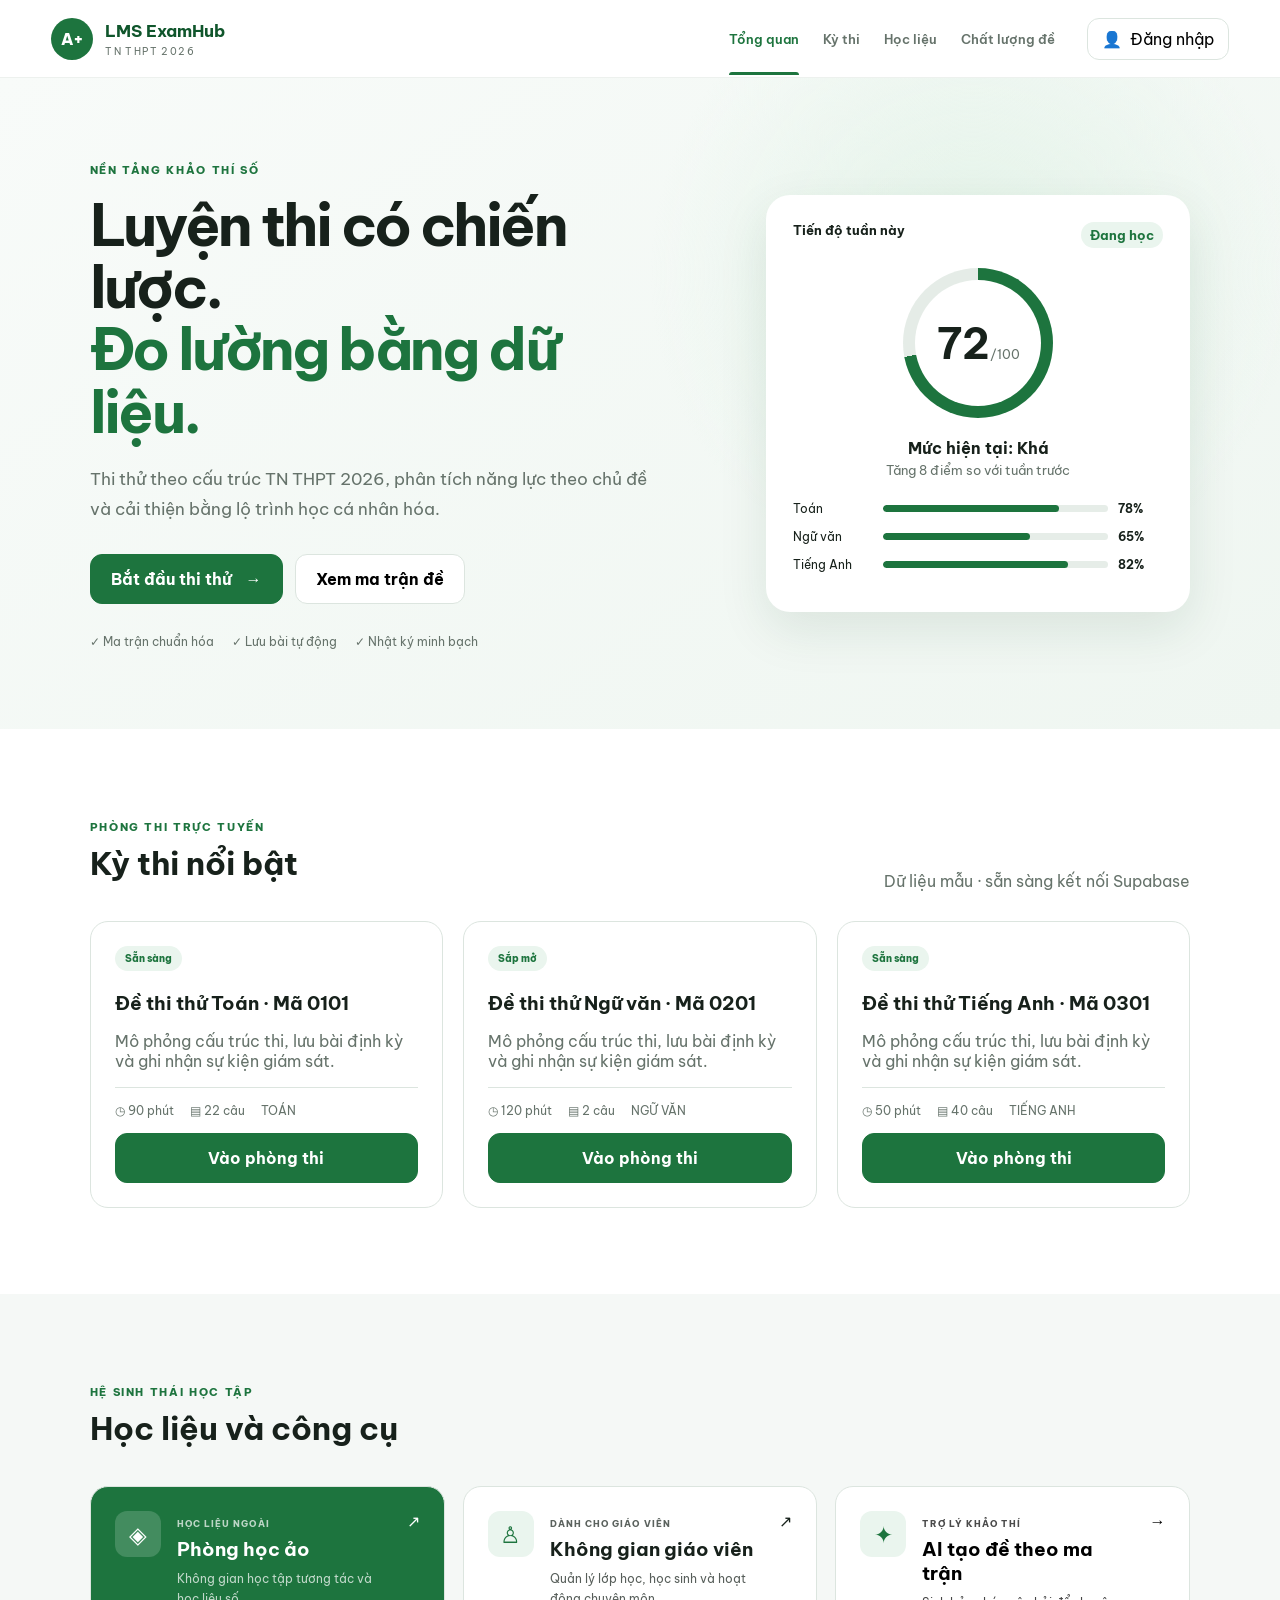
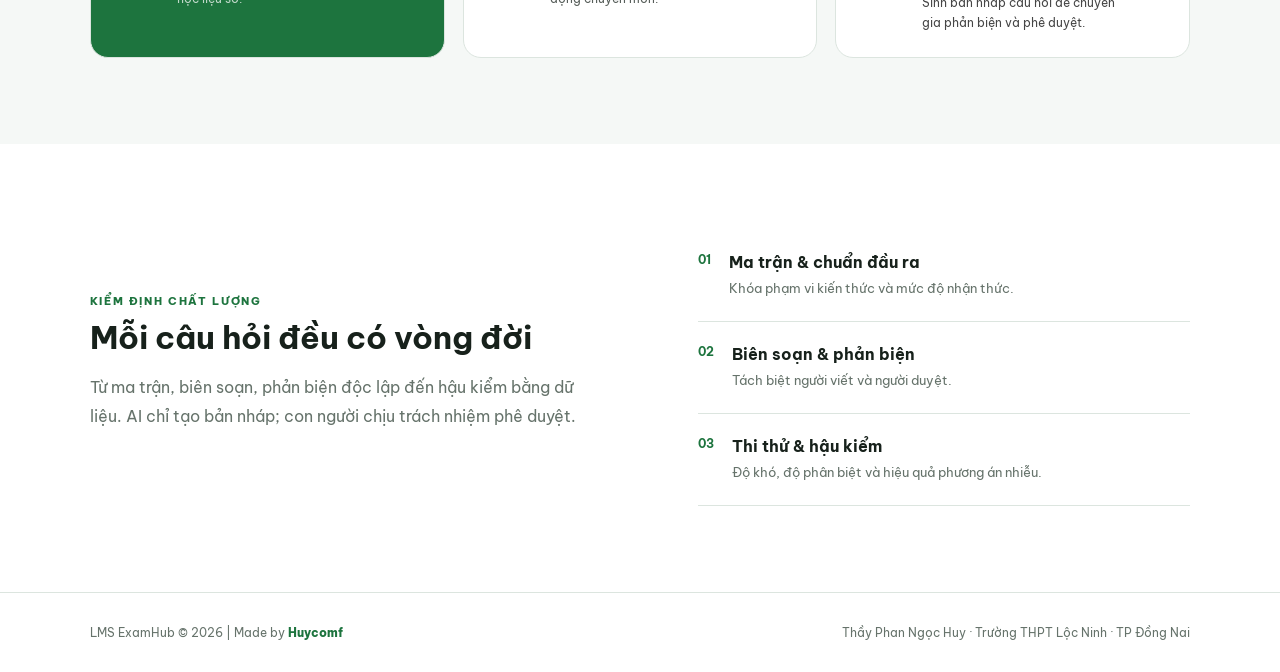
<file: index.html>
<!doctype html>
<html lang="vi">
<head>
  <meta charset="utf-8">
  <meta name="viewport" content="width=device-width,initial-scale=1">
  <meta name="theme-color" content="#176b3a">
  <meta name="description" content="LMS ExamHub - Hệ thống thi thử TN THPT 2026">
  <title>LMS ExamHub | Thi thử TN THPT 2026</title>
  <link rel="preconnect" href="https://fonts.googleapis.com">
  <link rel="preconnect" href="https://fonts.gstatic.com" crossorigin>
  <link href="https://fonts.googleapis.com/css2?family=Be+Vietnam+Pro:wght@400;500;600;700;800&display=swap" rel="stylesheet">
  <link rel="stylesheet" href="styles.css">
  <link rel="stylesheet" href="fixes.css">
  <link rel="stylesheet" href="account.css">
</head>
<body>
  <header class="topbar">
    <a class="brand" href="#overview" aria-label="LMS ExamHub">
      <span class="brand-mark">A+</span>
      <span><strong>LMS ExamHub</strong><small>TN THPT 2026</small></span>
    </a>
    <button class="mobile-menu" id="mobile-menu" aria-label="Mở trình đơn">☰</button>
    <nav id="top-nav" aria-label="Điều hướng chính">
      <a href="#overview" class="active">Tổng quan</a>
      <a href="#exams">Kỳ thi</a>
      <a href="#resources">Học liệu</a>
      <a href="#quality">Chất lượng đề</a>
      <a href="admin.html" id="admin-link" hidden>Quản trị</a>
    </nav>
    <button class="profile-chip" id="auth-button"><span>👤</span><span id="auth-label">Đăng nhập</span></button>
  </header>

  <main>
    <section class="hero" id="overview">
      <div class="hero-copy">
        <span class="eyebrow">NỀN TẢNG KHẢO THÍ SỐ</span>
        <h1>Luyện thi có chiến lược.<br><em>Đo lường bằng dữ liệu.</em></h1>
        <p>Thi thử theo cấu trúc TN THPT 2026, phân tích năng lực theo chủ đề và cải thiện bằng lộ trình học cá nhân hóa.</p>
        <div class="hero-actions">
          <a class="button primary" href="#exams">Bắt đầu thi thử <span>→</span></a>
          <button class="button secondary" data-open-modal="blueprint-modal">Xem ma trận đề</button>
        </div>
        <div class="trust-row"><span>✓ Ma trận chuẩn hóa</span><span>✓ Lưu bài tự động</span><span>✓ Nhật ký minh bạch</span></div>
      </div>
      <div class="hero-panel">
        <div class="panel-head"><span>Tiến độ tuần này</span><span class="live-dot">Đang học</span></div>
        <div class="score-ring"><div><strong>72</strong><small>/100</small></div></div>
        <p class="center"><strong>Mức hiện tại: Khá</strong><br><small>Tăng 8 điểm so với tuần trước</small></p>
        <div class="mini-bars">
          <div><span>Toán</span><i><b style="width:78%"></b></i><strong>78%</strong></div>
          <div><span>Ngữ văn</span><i><b style="width:65%"></b></i><strong>65%</strong></div>
          <div><span>Tiếng Anh</span><i><b style="width:82%"></b></i><strong>82%</strong></div>
        </div>
      </div>
    </section>

    <section class="section" id="exams">
      <div class="section-title"><div><span class="eyebrow">PHÒNG THI TRỰC TUYẾN</span><h2>Kỳ thi nổi bật</h2></div><span class="muted">Dữ liệu mẫu · sẵn sàng kết nối Supabase</span></div>
      <div class="exam-grid" id="exam-grid"></div>
    </section>

    <section class="section soft" id="resources">
      <div class="section-title"><div><span class="eyebrow">HỆ SINH THÁI HỌC TẬP</span><h2>Học liệu và công cụ</h2></div></div>
      <div class="resource-grid">
        <a class="resource-card featured" href="https://huycomf2020.github.io/phong_hoc_ao/index.html" target="_blank" rel="noopener">
          <span class="icon">◈</span><div><small>HỌC LIỆU NGOÀI</small><h3>Phòng học ảo</h3><p>Không gian học tập tương tác và học liệu số.</p></div><span class="arrow">↗</span>
        </a>
        <a class="resource-card" href="https://huycomf2020.github.io/giao_vien/index.html" target="_blank" rel="noopener">
          <span class="icon">♙</span><div><small>DÀNH CHO GIÁO VIÊN</small><h3>Không gian giáo viên</h3><p>Quản lý lớp học, học sinh và hoạt động chuyên môn.</p></div><span class="arrow">↗</span>
        </a>
        <button class="resource-card" data-open-modal="ai-modal">
          <span class="icon">✦</span><div><small>TRỢ LÝ KHẢO THÍ</small><h3>AI tạo đề theo ma trận</h3><p>Sinh bản nháp câu hỏi để chuyên gia phản biện và phê duyệt.</p></div><span class="arrow">→</span>
        </button>
      </div>
    </section>

    <section class="section" id="quality">
      <div class="quality-layout">
        <div><span class="eyebrow">KIỂM ĐỊNH CHẤT LƯỢNG</span><h2>Mỗi câu hỏi đều có vòng đời</h2><p class="lead">Từ ma trận, biên soạn, phản biện độc lập đến hậu kiểm bằng dữ liệu. AI chỉ tạo bản nháp; con người chịu trách nhiệm phê duyệt.</p></div>
        <ol class="workflow">
          <li><b>01</b><span><strong>Ma trận & chuẩn đầu ra</strong><small>Khóa phạm vi kiến thức và mức độ nhận thức.</small></span></li>
          <li><b>02</b><span><strong>Biên soạn & phản biện</strong><small>Tách biệt người viết và người duyệt.</small></span></li>
          <li><b>03</b><span><strong>Thi thử & hậu kiểm</strong><small>Độ khó, độ phân biệt và hiệu quả phương án nhiễu.</small></span></li>
        </ol>
      </div>
    </section>
  </main>

  <footer><span>LMS ExamHub © 2026 | Made by <a href="https://zalo.me/0907218089">Huycomf</a></span><span>Thầy Phan Ngọc Huy · Trường THPT Lộc Ninh · TP Đồng Nai</span></footer>

  <dialog id="auth-modal"><form method="dialog" class="modal"><button type="button" class="modal-close" data-close-modal aria-label="Đóng">×</button><span class="eyebrow">TÀI KHOẢN</span><h2 id="auth-title">Đăng nhập hệ thống</h2><div id="login-fields"><label>Email<input id="email" type="email" placeholder="teacher@school.edu.vn" required autocomplete="username"></label><label>Mật khẩu<input id="password" type="password" minlength="6" required autocomplete="current-password"></label><button class="button primary full" id="login-button" type="button">Đăng nhập</button><button class="account-link" id="forgot-button" type="button">Quên mật khẩu?</button></div><div id="account-panel" hidden><p>Đã đăng nhập với tài khoản <strong id="account-name"></strong>.</p><a class="button secondary full" id="admin-button" href="admin.html" hidden>Mở trang quản trị</a><button class="button secondary full" id="open-password-button" type="button">Đổi mật khẩu</button><button class="button secondary full" id="logout-button" type="button">Đăng xuất</button></div><div id="password-panel" hidden><p class="password-help" id="password-help">Nhập mật khẩu hiện tại và mật khẩu mới.</p><label id="current-password-label">Mật khẩu hiện tại<input id="current-password" type="password" autocomplete="current-password"></label><label>Mật khẩu mới<input id="new-password" type="password" minlength="10" autocomplete="new-password"></label><label>Xác nhận mật khẩu mới<input id="confirm-password" type="password" minlength="10" autocomplete="new-password"></label><small class="password-rule">Tối thiểu 10 ký tự, có chữ hoa, chữ thường, số và ký tự đặc biệt.</small><button class="button primary full" id="change-password-button" type="button">Cập nhật mật khẩu</button><button class="account-link" id="cancel-password-button" type="button">Quay lại</button></div><div id="forgot-panel" hidden><p class="password-help">Nhập email tài khoản. Hệ thống sẽ gửi liên kết đặt lại mật khẩu nếu email hợp lệ.</p><label>Email<input id="recovery-email" type="email" autocomplete="email" required></label><button class="button primary full" id="send-recovery-button" type="button">Gửi liên kết khôi phục</button><button class="account-link" id="cancel-forgot-button" type="button">Quay lại đăng nhập</button></div><p class="form-message" id="auth-message"></p></form></dialog>
  <dialog id="blueprint-modal" class="wide-dialog"><form method="dialog" class="modal wide"><button type="button" class="modal-close" data-close-modal aria-label="Đóng">×</button><span class="eyebrow">BLUEPRINT 2026</span><h2>Ma trận đề thi thử</h2><div class="blueprint-table"><div><b>Nhận biết</b><span>20–30%</span></div><div><b>Thông hiểu</b><span>30–40%</span></div><div><b>Vận dụng</b><span>30–40%</span></div></div><p>Thông số cụ thể được quản trị theo từng môn và phiên bản quy chế; không cố định trong mã giao diện.</p></form></dialog>
  <dialog id="ai-modal" class="wide-dialog"><form method="dialog" class="modal wide"><button type="button" class="modal-close" data-close-modal aria-label="Đóng">×</button><span class="eyebrow">AI CÓ KIỂM SOÁT</span><h2>Tạo bản nháp đề từ ma trận</h2><p>Quy trình: chọn môn → chọn ma trận → AI sinh câu hỏi và giải thích → kiểm tra trùng lặp → chuyên gia phản biện → phê duyệt. Khóa AI phải nằm ở dịch vụ máy chủ, tuyệt đối không lưu trong mã GitHub Pages.</p><button class="button primary" value="cancel">Đã hiểu</button></form></dialog>
  <script src="config.js"></script>
  <script src="app.js?v=20260829-2"></script>
</body>
</html>
</file>
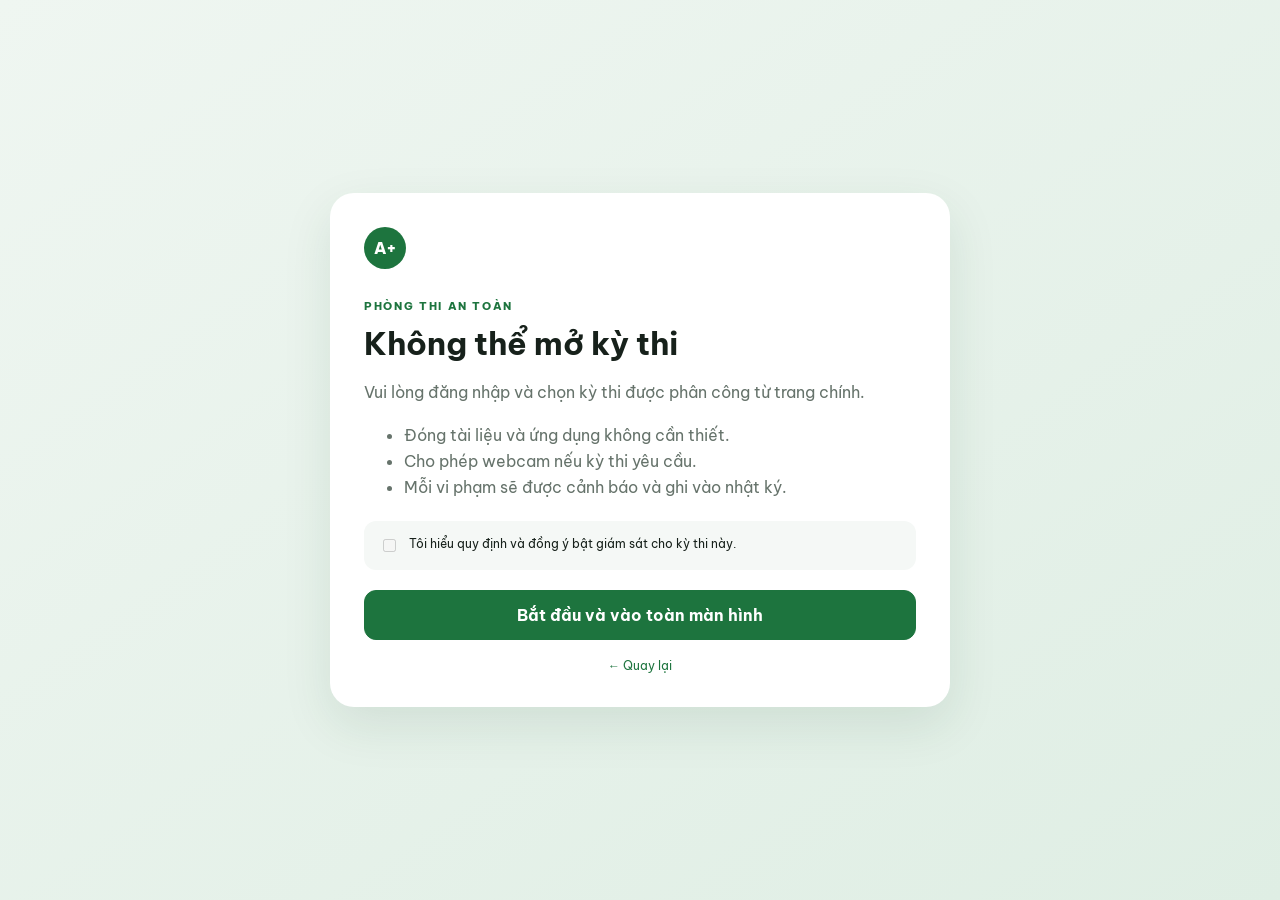
<file: exam.html>
<!doctype html><html lang="vi"><head><meta charset="utf-8"><meta name="viewport" content="width=device-width,initial-scale=1"><meta name="theme-color" content="#10562c"><title>Phòng thi an toàn | LMS ExamHub</title><link href="https://fonts.googleapis.com/css2?family=Be+Vietnam+Pro:wght@400;500;600;700;800&display=swap" rel="stylesheet"><link rel="stylesheet" href="styles.css"><link rel="stylesheet" href="fixes.css"><link rel="stylesheet" href="exam.css?v=20260826-4"></head><body class="exam-body">
<div class="exam-gate" id="exam-gate"><div class="gate-card"><span class="brand-mark">A+</span><span class="eyebrow">PHÒNG THI AN TOÀN</span><h1 id="gate-title">Đang tải kỳ thi…</h1><p id="gate-status">Hệ thống đang xác thực tài khoản và đề được phân công.</p><ul><li>Đóng tài liệu và ứng dụng không cần thiết.</li><li>Cho phép webcam nếu kỳ thi yêu cầu.</li><li>Mỗi vi phạm sẽ được cảnh báo và ghi vào nhật ký.</li></ul><label class="consent"><input id="consent" type="checkbox" disabled> Tôi hiểu quy định và đồng ý bật giám sát cho kỳ thi này.</label><button id="start-exam" class="button primary full" disabled>Bắt đầu và vào toàn màn hình</button><a class="back" href="index.html">← Quay lại</a></div></div>
<header class="exam-header"><div class="brand"><span class="brand-mark">A+</span><span><strong>LMS ExamHub</strong><small>PHÒNG THI</small></span></div><div class="exam-title"><strong id="exam-name">Đang tải kỳ thi…</strong><span id="connection">● Chờ đồng bộ</span></div><div class="timer" id="timer">00:00:00</div></header>
<main class="exam-layout"><aside><video id="camera" autoplay muted playsinline></video><div class="proctor-state"><i></i><span>Giám sát đang hoạt động</span></div><h3>Danh sách câu hỏi</h3><div class="question-map" id="question-map"></div><div class="violation-count">Cảnh báo: <strong id="violation-count">0</strong></div></aside><section class="paper"><div class="question-head"><span id="question-type">PHẦN I · TRẮC NGHIỆM</span><span id="question-index">Câu 0/0</span></div><section class="section-context" id="section-context"><h3 id="section-title"></h3><p id="section-instructions"></p><div id="section-stimulus"></div></section><h2 id="question-stem"></h2><div id="options" class="options"></div><div class="exam-actions"><button class="button secondary" id="prev">← Câu trước</button><button class="button primary" id="next">Câu tiếp →</button><button class="button submit" id="submit">Nộp bài</button></div></section></main>
<dialog id="warning-dialog"><div class="modal warning"><span class="warning-icon">!</span><h2>Phát hiện vi phạm</h2><p id="warning-message"></p><p>Sự kiện đã được ghi nhận vào nhật ký kỳ thi.</p><button class="button primary full" id="return-exam">Trở lại bài thi</button></div></dialog>
<dialog id="finish-dialog" class="result-dialog"><div class="modal result-modal"><span class="eyebrow">KẾT QUẢ BÀI THI</span><h2 id="result-title">Đã nộp và chấm bài</h2><div class="result-score"><strong id="result-score">—</strong><span id="result-total">/ 10 điểm</span></div><div class="result-stats"><div><b id="result-correct">0</b><span>Đúng</span></div><div><b id="result-incorrect">0</b><span>Sai</span></div><div><b id="result-unanswered">0</b><span>Chưa trả lời</span></div><div><b id="result-violations">0</b><span>Vi phạm</span></div></div><h3>Phân tích từng câu</h3><div class="result-map" id="result-map"></div><p class="result-note">Màu xanh: đúng · màu đỏ: sai · màu xám: chưa trả lời. Đáp án chi tiết chỉ do giáo viên công bố.</p><a class="button primary full" href="index.html">Về trang tổng quan</a></div></dialog>
<script src="config.js"></script><script src="exam.js?v=20260901-2"></script></body></html>
</file>
<file: styles.css>
:root{--green:#1d743e;--green-dark:#10562c;--mint:#eaf5ee;--ink:#17211b;--muted:#66736b;--line:#dce5df;--bg:#f5f8f6;--white:#fff;--warning:#b45309;--shadow:0 18px 50px rgba(17,65,35,.1)}
*{box-sizing:border-box}html{scroll-behavior:smooth}body{margin:0;font-family:"Be Vietnam Pro",sans-serif;color:var(--ink);background:var(--white)}button,input{font:inherit}a{color:inherit;text-decoration:none}.topbar{height:78px;display:flex;align-items:center;padding:0 max(4vw,24px);gap:32px;position:sticky;top:0;background:rgba(255,255,255,.94);backdrop-filter:blur(14px);z-index:20;border-bottom:1px solid #edf1ee}.brand{display:flex;align-items:center;gap:12px;margin-right:auto}.brand-mark{width:42px;height:42px;border-radius:50%;display:grid;place-items:center;background:var(--green);color:#fff;font-size:20px;font-weight:800}.brand strong,.brand small{display:block}.brand strong{color:var(--green-dark);font-size:17px}.brand small{font-size:10px;letter-spacing:.14em;color:var(--muted);margin-top:3px}.topbar nav{display:flex;gap:24px}.topbar nav a{font-size:13px;font-weight:600;color:var(--muted);padding:28px 0;position:relative}.topbar nav a.active,.topbar nav a:hover{color:var(--green)}.topbar nav a.active:after{content:"";position:absolute;left:0;right:0;bottom:0;height:3px;background:var(--green);border-radius:4px 4px 0 0}.profile-chip{border:1px solid var(--line);background:#fff;border-radius:12px;padding:10px 14px;display:flex;gap:8px;cursor:pointer}.mobile-menu{display:none;background:none;border:0;font-size:24px}.hero{min-height:620px;padding:80px max(7vw,28px);display:grid;grid-template-columns:1.15fr .85fr;gap:8vw;align-items:center;background:radial-gradient(circle at 76% 30%,#e3f3e8 0,transparent 30%),linear-gradient(145deg,#f8fbf9 0%,#eff6f1 100%)}.eyebrow{color:var(--green);font-weight:800;letter-spacing:.15em;font-size:11px}.hero h1{font-size:clamp(38px,4.5vw,66px);line-height:1.08;letter-spacing:-.045em;margin:16px 0 22px}.hero h1 em{font-style:normal;color:var(--green)}.hero-copy>p{font-size:17px;line-height:1.75;color:var(--muted);max-width:680px}.hero-actions{display:flex;gap:12px;margin:30px 0}.button{border:1px solid var(--line);border-radius:12px;padding:14px 20px;font-weight:700;cursor:pointer;background:#fff;display:inline-flex;justify-content:center;gap:14px}.button.primary{background:var(--green);color:#fff;border-color:var(--green)}.button.primary:hover{background:var(--green-dark)}.button.secondary:hover{border-color:var(--green);color:var(--green)}.full{width:100%}.trust-row{display:flex;flex-wrap:wrap;gap:18px;color:var(--muted);font-size:12px}.trust-row span:before{color:var(--green)}.hero-panel{background:#fff;border:1px solid rgba(255,255,255,.8);border-radius:24px;padding:26px;box-shadow:var(--shadow)}.panel-head{display:flex;justify-content:space-between;font-size:13px;font-weight:700}.live-dot{color:var(--green);background:var(--mint);padding:5px 9px;border-radius:20px}.score-ring{width:150px;height:150px;margin:20px auto;border-radius:50%;display:grid;place-items:center;background:conic-gradient(var(--green) 0 72%,#e5ece7 72%);position:relative}.score-ring:after{content:"";position:absolute;inset:12px;background:#fff;border-radius:50%}.score-ring div{z-index:1}.score-ring strong{font-size:42px}.score-ring small{color:var(--muted)}.center{text-align:center}.center small{color:var(--muted);line-height:2}.mini-bars>div{display:grid;grid-template-columns:80px 1fr 45px;align-items:center;gap:10px;font-size:12px;margin:13px 0}.mini-bars i{height:7px;background:#e6ede8;border-radius:8px;overflow:hidden}.mini-bars b{display:block;height:100%;background:var(--green);border-radius:8px}.section{padding:86px max(7vw,28px)}.section.soft{background:var(--bg)}.section-title{display:flex;justify-content:space-between;align-items:end;margin-bottom:30px}.section-title h2,.quality-layout h2{font-size:32px;margin:8px 0}.muted,.lead{color:var(--muted)}.exam-grid{display:grid;grid-template-columns:repeat(3,1fr);gap:20px}.exam-card{border:1px solid var(--line);border-radius:18px;padding:24px;background:#fff;transition:.25s}.exam-card:hover{transform:translateY(-4px);box-shadow:var(--shadow);border-color:#b9d5c2}.exam-card .tag{display:inline-block;background:var(--mint);color:var(--green);border-radius:30px;padding:6px 10px;font-size:10px;font-weight:800}.exam-card h3{margin:20px 0 8px}.exam-meta{display:flex;gap:16px;color:var(--muted);font-size:12px;padding:15px 0;border-top:1px solid var(--line)}.exam-card .button{width:100%}.resource-grid{display:grid;grid-template-columns:repeat(3,1fr);gap:18px}.resource-card{text-align:left;border:1px solid var(--line);background:#fff;border-radius:18px;padding:24px;display:grid;grid-template-columns:48px 1fr auto;gap:14px;align-items:start;cursor:pointer;transition:.2s}.resource-card:hover{border-color:var(--green);transform:translateY(-3px)}.resource-card.featured{background:var(--green);color:#fff}.resource-card .icon{width:46px;height:46px;border-radius:12px;background:var(--mint);color:var(--green);display:grid;place-items:center;font-size:23px}.resource-card.featured .icon{background:rgba(255,255,255,.17);color:#fff}.resource-card small{font-size:9px;letter-spacing:.12em;font-weight:800;opacity:.7}.resource-card h3{margin:6px 0 8px}.resource-card p{font-size:12px;line-height:1.65;margin:0;opacity:.72}.quality-layout{display:grid;grid-template-columns:1fr 1fr;gap:9vw;align-items:center}.lead{line-height:1.8}.workflow{list-style:none;margin:0;padding:0}.workflow li{display:flex;gap:18px;padding:22px 0;border-bottom:1px solid var(--line)}.workflow b{color:var(--green);font-size:12px}.workflow strong,.workflow small{display:block}.workflow small{color:var(--muted);margin-top:7px;line-height:1.5}footer{min-height:80px;border-top:1px solid var(--line);display:flex;justify-content:space-between;align-items:center;padding:0 max(7vw,28px);font-size:12px;color:var(--muted)}footer a{color:var(--green);font-weight:800}dialog{border:0;border-radius:22px;padding:0;box-shadow:0 25px 80px rgba(0,0,0,.22);max-width:min(92vw,460px)}dialog::backdrop{background:rgba(9,25,15,.62);backdrop-filter:blur(5px)}.modal{padding:34px;position:relative}.modal.wide{width:min(92vw,620px)}.modal h2{margin:9px 0 22px}.modal-close{position:absolute;right:18px;top:15px;border:0;background:none;font-size:25px;cursor:pointer}.modal label{display:block;font-size:12px;font-weight:700;margin:15px 0}.modal input{display:block;width:100%;margin-top:7px;padding:13px;border:1px solid var(--line);border-radius:10px;outline:none}.modal input:focus{border-color:var(--green)}.form-message{font-size:12px;color:var(--warning);min-height:18px}.blueprint-table{display:grid;grid-template-columns:repeat(3,1fr);gap:10px}.blueprint-table div{background:var(--bg);padding:18px;border-radius:12px}.blueprint-table b,.blueprint-table span{display:block}.blueprint-table span{color:var(--green);margin-top:10px;font-weight:800}
@media(max-width:900px){.topbar nav{display:none;position:absolute;top:78px;left:0;right:0;background:#fff;padding:16px 28px;box-shadow:var(--shadow)}.topbar nav.open{display:grid}.topbar nav a{padding:8px}.mobile-menu{display:block}.profile-chip{padding:9px}.hero{grid-template-columns:1fr;padding-top:55px}.hero-panel{max-width:560px}.exam-grid,.resource-grid{grid-template-columns:1fr}.quality-layout{grid-template-columns:1fr}.section-title{align-items:start;gap:15px;flex-direction:column}}@media(max-width:560px){.hero{padding:42px 20px}.hero h1{font-size:39px}.section{padding:64px 20px}.hero-actions{flex-direction:column}.trust-row{display:grid}.profile-chip span:last-child{display:none}.brand small{display:none}.blueprint-table{grid-template-columns:1fr}footer{padding:24px 20px;gap:12px;align-items:start;flex-direction:column}}
</file>
<file: fixes.css>
.brand-mark{font-size:16px}
.wide-dialog{width:min(92vw,620px);max-width:min(92vw,620px);overflow:hidden}
.wide-dialog .modal.wide{width:100%;max-width:100%;overflow-wrap:anywhere}
.modal{width:100%;max-width:100%;overflow-x:hidden}
.modal-close{z-index:2;width:40px;height:40px;display:grid;place-items:center;border-radius:50%}
.modal-close:hover{background:var(--mint);color:var(--green)}
@media(max-width:560px){.wide-dialog{width:calc(100vw - 24px)}}
</file>
<file: account.css>
.account-link { display:block; margin:13px auto 0; border:0; background:none; color:var(--green); font-weight:700; cursor:pointer; }
.password-help,.password-rule { color:var(--muted); font-size:12px; line-height:1.6; }
.password-rule { display:block; margin:-4px 0 16px; }
#account-panel .button { margin-top:10px; }
</file>
<file: exam.css>
.exam-body{background:#edf2ee;overflow:hidden;-webkit-user-select:none;user-select:none;-webkit-touch-callout:none}.exam-gate{position:fixed;inset:0;background:linear-gradient(145deg,#eff6f1,#dfeee4);z-index:100;display:grid;place-items:center;padding:20px}.exam-gate.hidden{display:none}.gate-card{width:min(620px,100%);background:#fff;border-radius:24px;padding:34px;box-shadow:var(--shadow)}.gate-card .brand-mark{margin-bottom:25px}.gate-card h1{margin:9px 0}.gate-card p,.gate-card li{color:var(--muted);line-height:1.65}.consent{display:flex;gap:10px;padding:15px;background:var(--bg);border-radius:12px;margin:20px 0;font-size:12px}.back{display:block;text-align:center;color:var(--green);margin-top:18px;font-size:12px}.exam-header{height:72px;background:#fff;border-bottom:1px solid var(--line);display:grid;grid-template-columns:250px 1fr 180px;align-items:center;padding:0 25px}.exam-title{text-align:center}.exam-title span{display:block;color:var(--green);font-size:10px;margin-top:5px}.timer{font-size:22px;font-weight:800;text-align:right;color:var(--green-dark);font-variant-numeric:tabular-nums}.exam-layout{height:calc(100vh - 72px);display:grid;grid-template-columns:270px 1fr}.exam-layout aside{background:#fff;border-right:1px solid var(--line);padding:18px;overflow-y:auto}.exam-layout video{width:100%;aspect-ratio:16/10;background:#17211b;border-radius:12px;object-fit:cover;transform:scaleX(-1)}.proctor-state{font-size:10px;color:var(--green);display:flex;align-items:center;gap:7px;margin:8px 0 25px}.proctor-state i{width:7px;height:7px;background:#2bb35e;border-radius:50%;box-shadow:0 0 0 5px #e6f6eb}.exam-layout aside h3{font-size:12px}.question-map{display:grid;grid-template-columns:repeat(5,1fr);gap:7px}.question-map button{aspect-ratio:1;border:1px solid var(--line);border-radius:8px;background:#fff;cursor:pointer;font-size:11px}.question-map button.active{background:var(--green);border-color:var(--green);color:#fff}.question-map button.answered{border-color:var(--green);box-shadow:inset 0 0 0 1px var(--green)}.violation-count{margin-top:22px;padding:12px;border-radius:10px;background:#fff7ed;color:#9a3412;font-size:11px}.paper{margin:25px auto;padding:42px;width:min(900px,calc(100% - 50px));background:#fff;border-radius:16px;box-shadow:0 8px 30px rgba(26,55,35,.06);overflow-y:auto}.question-head{display:flex;justify-content:space-between;color:var(--green);font-weight:800;font-size:11px;letter-spacing:.08em;border-bottom:1px solid var(--line);padding-bottom:18px}.section-context{margin-top:24px;padding:20px 22px;border:1px solid #cfe0d5;border-left:5px solid var(--green);border-radius:14px;background:#f6faf7}.section-context h3{margin:0;color:var(--green-dark);font-size:18px}.section-context p{margin:8px 0 0;color:var(--muted);font-size:13px;line-height:1.6}.section-context #section-stimulus{margin-top:18px;padding-top:18px;border-top:1px solid #d9e5dd;white-space:pre-line;font-size:16px;font-weight:500;line-height:1.8;color:#17211b}.section-context.no-stimulus #section-stimulus{display:none}.paper h2{font-size:18px;line-height:1.7;margin:28px 0}.options{display:grid;gap:12px}.option{display:grid;grid-template-columns:38px 1fr;align-items:center;gap:12px;border:1px solid var(--line);padding:14px;border-radius:12px;cursor:pointer}.option:hover,.option.selected{border-color:var(--green);background:var(--mint)}.option b{width:34px;height:34px;border-radius:50%;display:grid;place-items:center;background:#f0f4f1}.option.selected b{background:var(--green);color:#fff}.exam-actions{display:flex;gap:10px;margin-top:35px;border-top:1px solid var(--line);padding-top:22px}.exam-actions .submit{margin-left:auto;background:#9f291f;color:#fff;border-color:#9f291f}.warning{text-align:center}.warning-icon{width:64px;height:64px;border-radius:50%;display:grid;place-items:center;margin:auto;background:#fff3e6;color:#b45309;font-size:34px;font-weight:800}@media(max-width:780px){.exam-header{grid-template-columns:1fr auto}.exam-header .exam-title{display:none}.exam-layout{grid-template-columns:1fr}.exam-layout aside{display:none}.paper{width:calc(100% - 24px);padding:24px;margin:12px auto}.section-context{padding:16px}.section-context #section-stimulus{font-size:14px}.exam-actions{flex-wrap:wrap}.timer{font-size:17px}}
.result-dialog{width:min(760px,calc(100% - 30px))}.result-modal{width:100%;max-width:none}.result-score{display:flex;align-items:baseline;justify-content:center;gap:8px;margin:18px 0 24px;color:var(--green-dark)}.result-score strong{font-size:54px;line-height:1}.result-score span{font-weight:700}.result-stats{display:grid;grid-template-columns:repeat(4,1fr);gap:10px;margin-bottom:26px}.result-stats div{display:grid;gap:4px;text-align:center;padding:14px 8px;background:#f4f8f5;border:1px solid var(--line);border-radius:12px}.result-stats b{font-size:22px;color:var(--green-dark)}.result-stats span{font-size:11px;color:var(--muted)}.result-map{display:grid;grid-template-columns:repeat(10,1fr);gap:7px;margin:12px 0}.result-map span{aspect-ratio:1;display:grid;place-items:center;border-radius:8px;background:#e5e7eb;color:#374151;font-size:11px;font-weight:700}.result-map .correct{background:#dcfce7;color:#166534}.result-map .incorrect{background:#fee2e2;color:#991b1b}.result-note{font-size:11px;color:var(--muted);margin:14px 0 20px}@media(max-width:600px){.result-stats{grid-template-columns:repeat(2,1fr)}.result-map{grid-template-columns:repeat(8,1fr)}}
</file>
